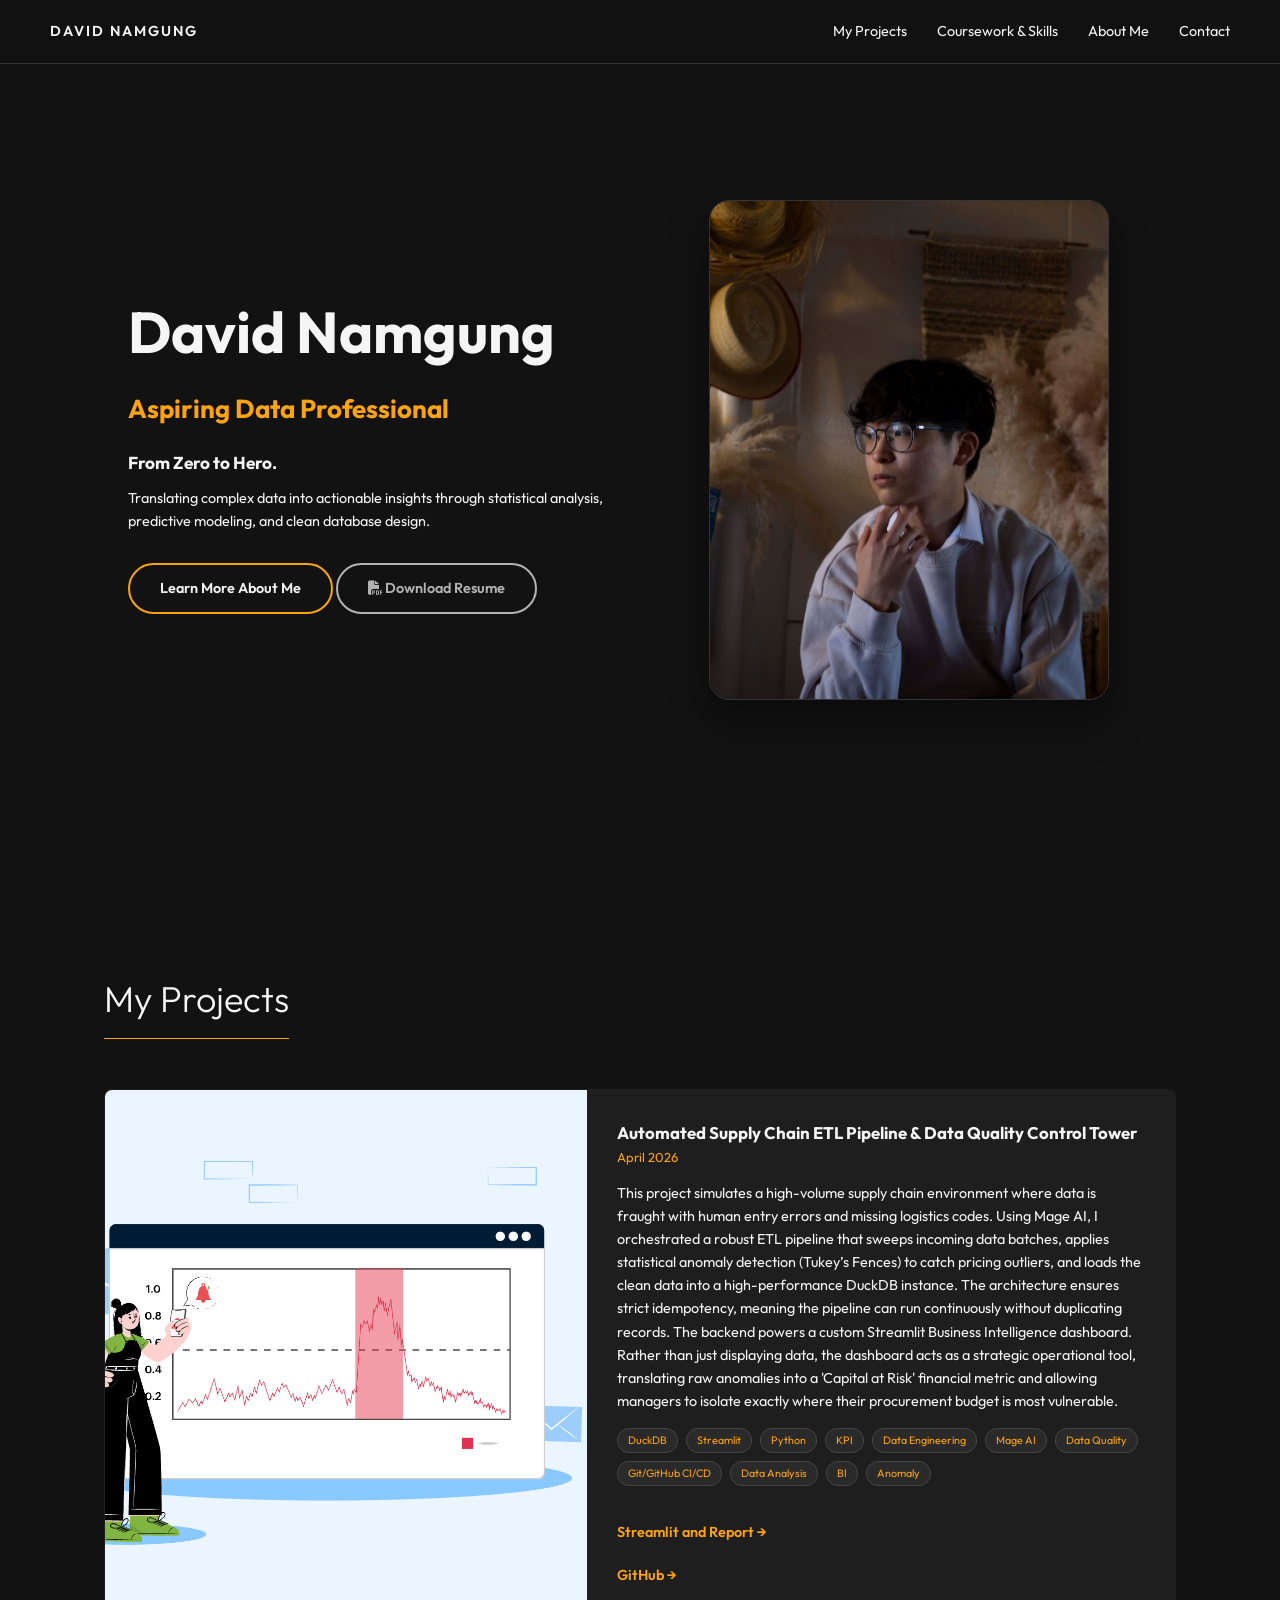
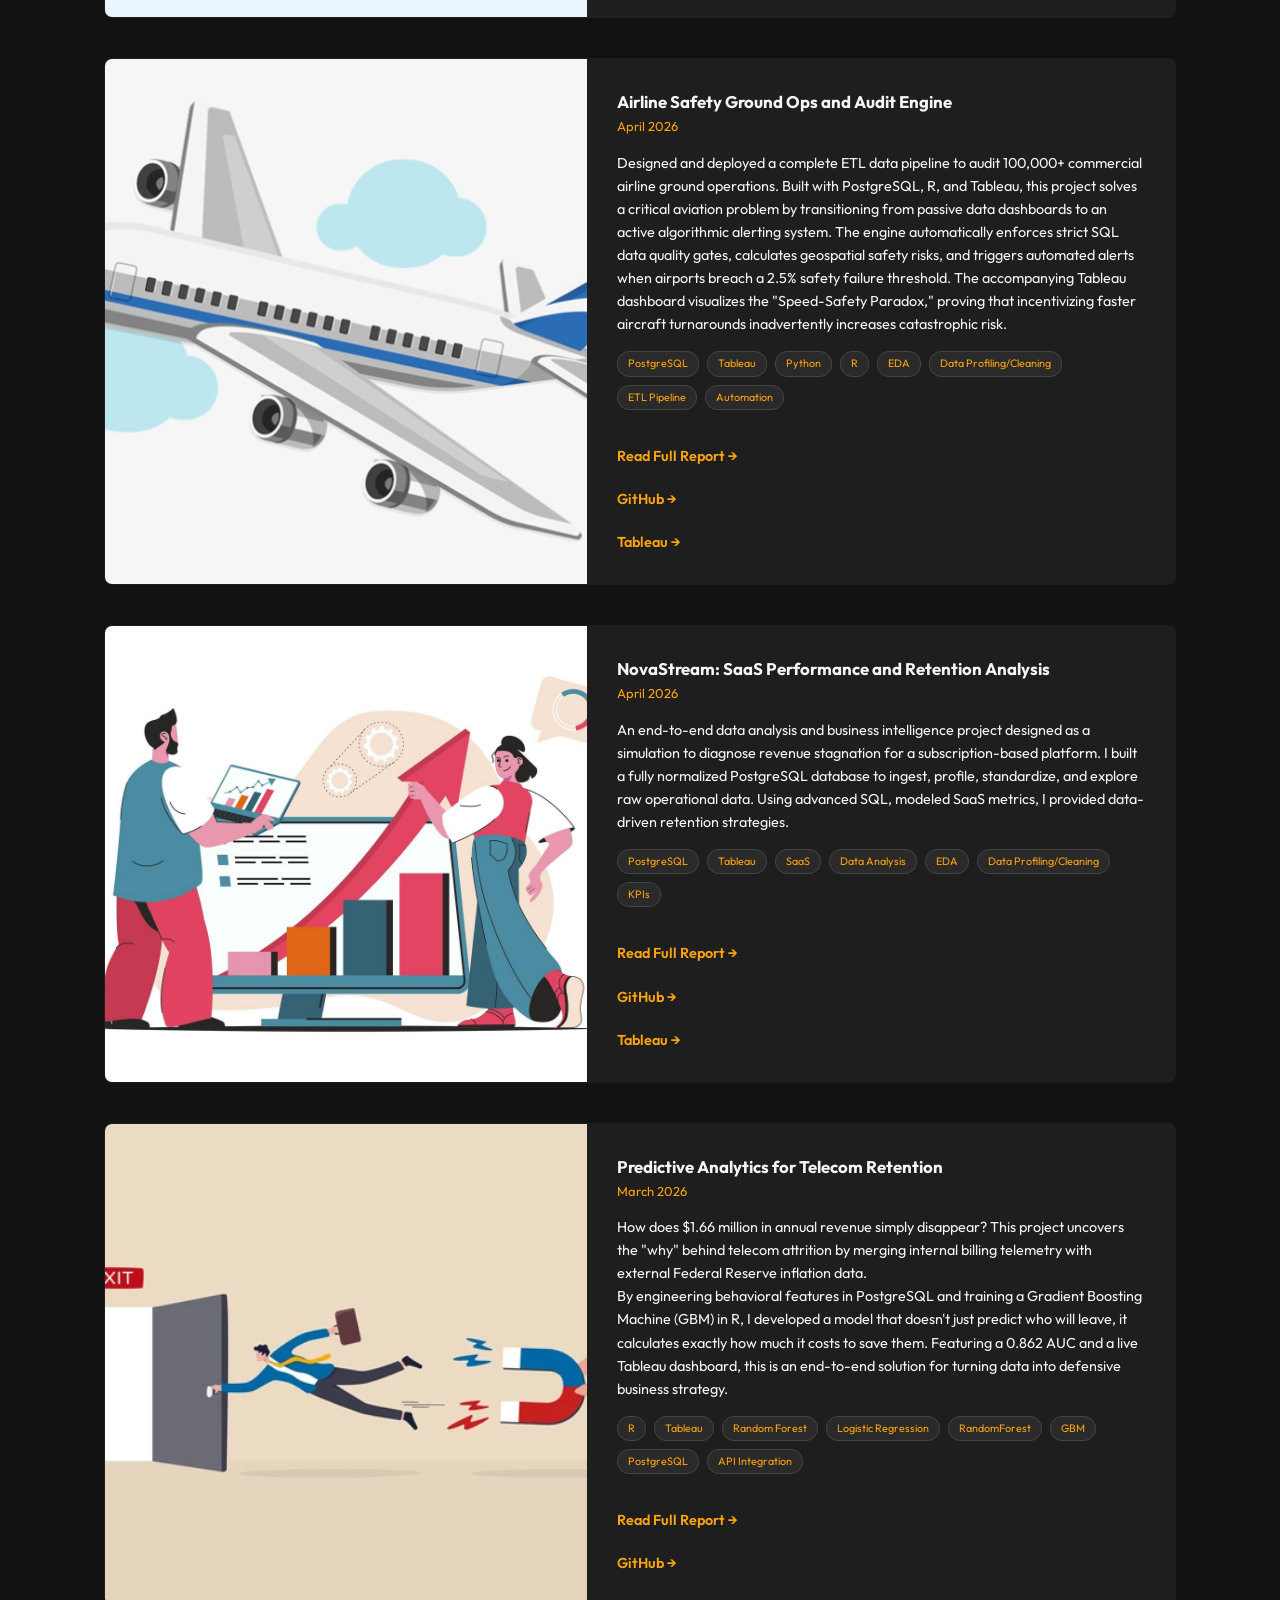
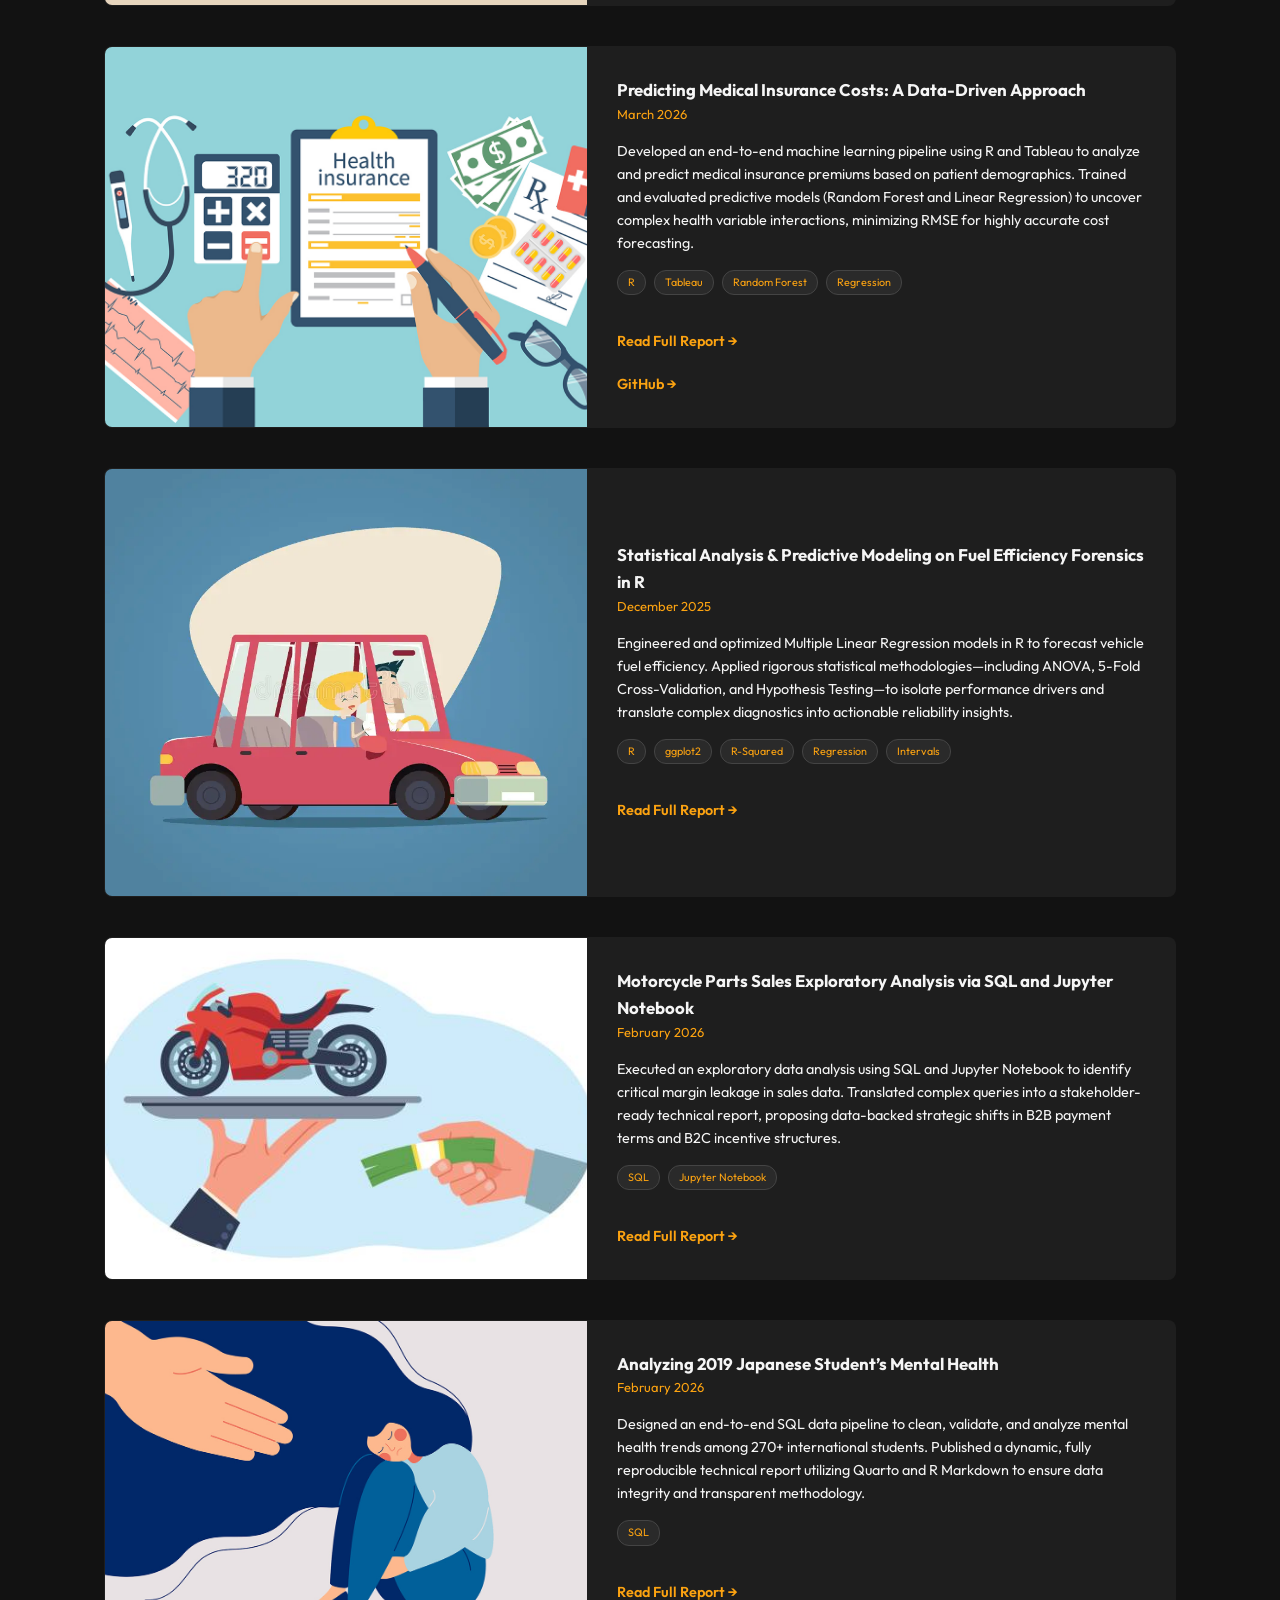
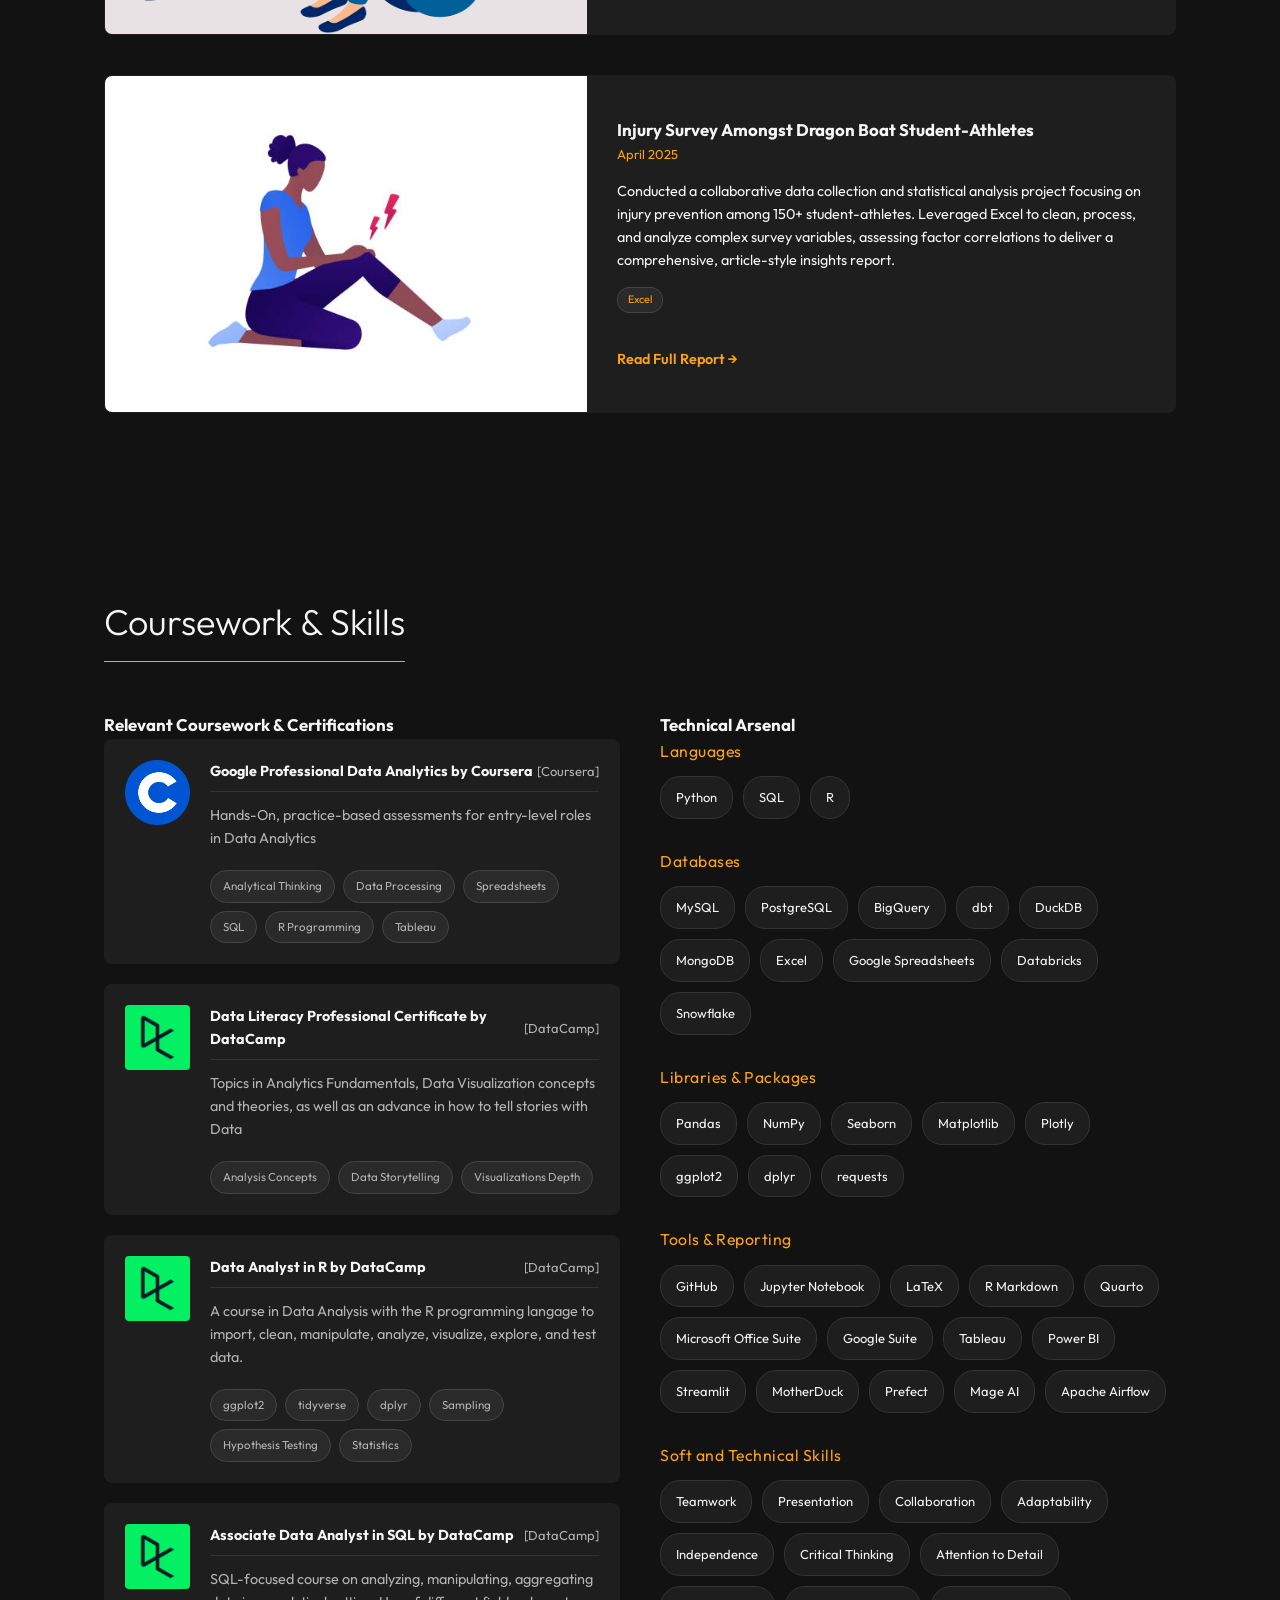
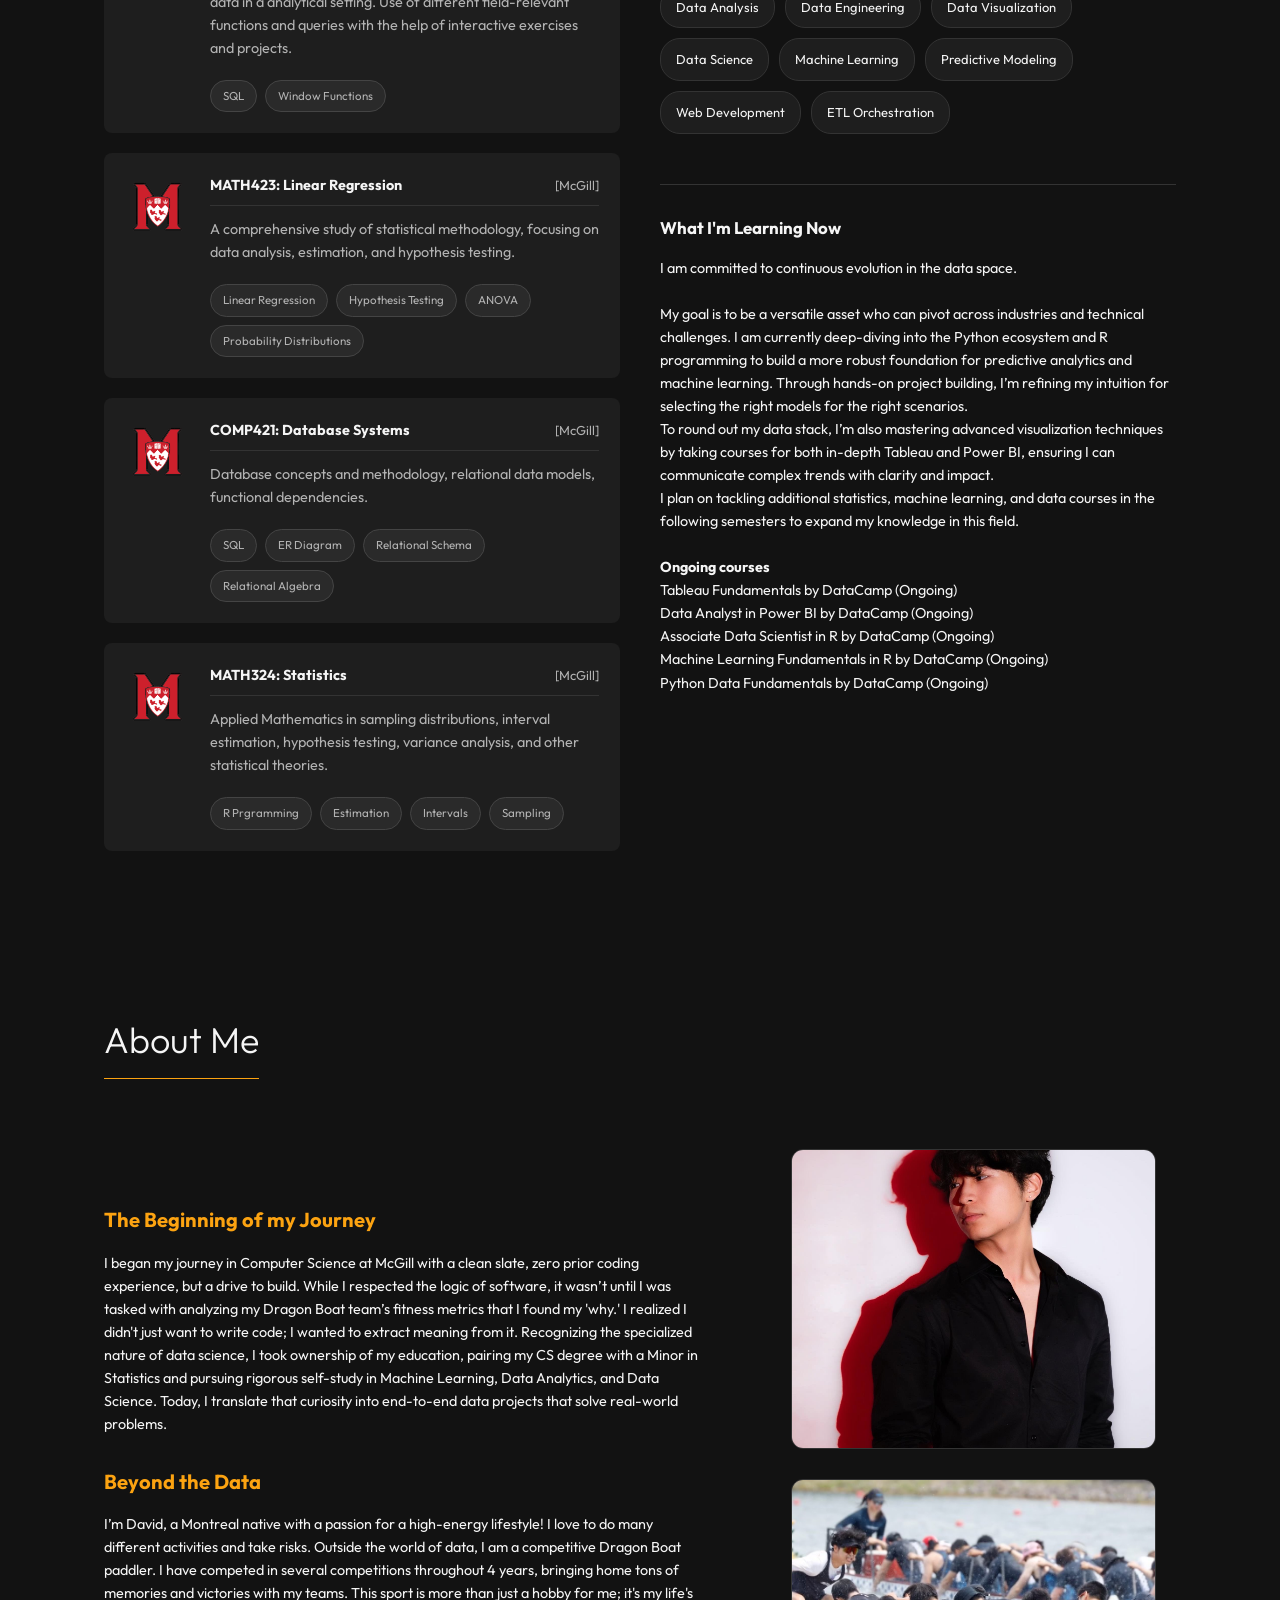
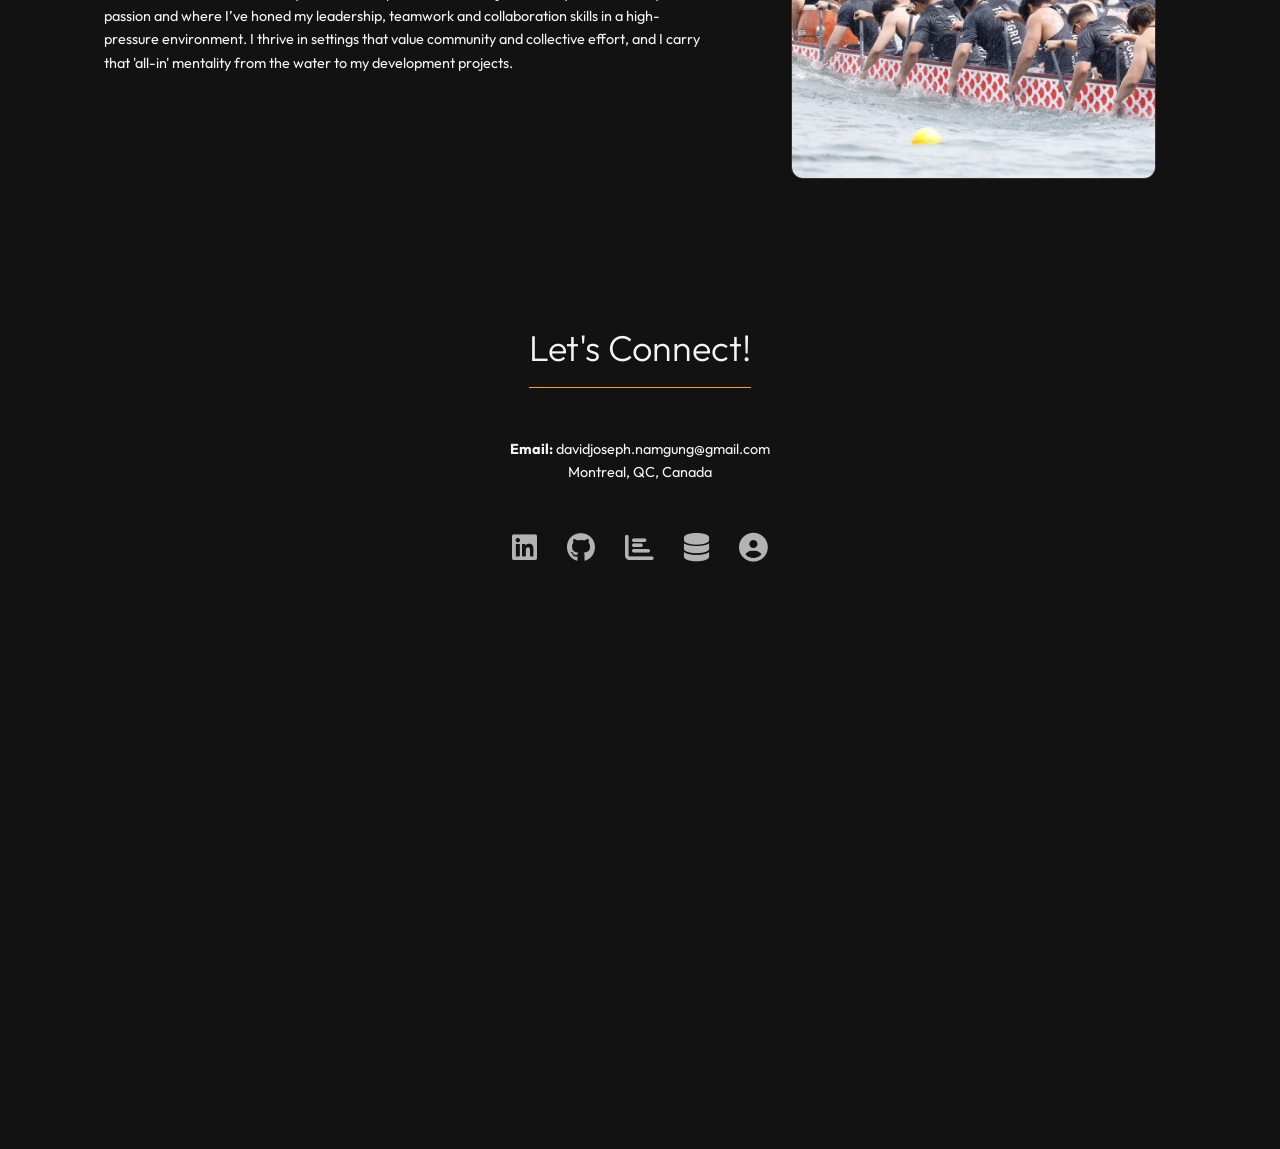
<file: index.html>
<!DOCTYPE html>
<html lang="en">
<head>
    <meta charset="UTF-8">
    <meta name="viewport" content="width=device-width, initial-scale=1.0">
    <title>David Namgung | Data Science Portfolio</title>
    <link href="https://fonts.googleapis.com/css2?family=Outfit:wght@300;400;600&display=swap" rel="stylesheet">
    <link rel="stylesheet" href="https://cdnjs.cloudflare.com/ajax/libs/font-awesome/6.4.0/css/all.min.css">
    <link rel="stylesheet" href="style.css">
</head>
<body>

    <nav id="navbar">
        <div class="logo">DAVID NAMGUNG</div>
        <ul class="nav-links">
            <li><a href="#projects">My Projects</a></li>
            <li><a href="#skills">Coursework & Skills</a></li>
            <li><a href="#about">About Me</a></li>
            <li><a href="#contact">Contact</a></li>
        </ul>
    </nav>

<header id="hero" class="fade-in">
    <div class="hero-container">
        <div class="hero-text">
            <h1>David Namgung</h1>
            <h2>Aspiring Data Professional</h2>
            <p class="tagline">From Zero to Hero.</p>
            <p class="description">Translating complex data into actionable insights through statistical analysis, predictive modeling, and clean database design.</p>
            
            <a href="#about" class="cta-button">Learn More About Me</a>
            <a href="https://drive.google.com/file/d/1zcyOmDj6ygsoh-yR4RbFeyDTiMMh5DX6/view?usp=drive_link" target="_blank" class="cta-button secondary-btn"><i class="fas fa-file-pdf"></i> Download Resume</a>
        </div>

        <div class="hero-image">
            <div class="image-wrapper">
                <img src="hallyu.jpg" alt="David Namgung">
            </div>
        </div>
    </div>
</header>

    <section id="projects" class="fade-in">
        <h2 class="section-title">My Projects</h2>

        <div class="project-card">
            <div class="project-image">
                <img src="audit.png" alt="Audit" class="card-img" loading="lazy">
            </div>
            <div class="project-info">
                <h3>Automated Supply Chain ETL Pipeline & Data Quality Control Tower</h3>
                <p class="project-date">April 2026</p>
                <p>This project simulates a high-volume supply chain environment where data is fraught with human 
                    entry errors and missing logistics codes. Using Mage AI, I orchestrated a robust ETL pipeline 
                    that sweeps incoming data batches, applies statistical anomaly detection (Tukey’s Fences) to catch 
                    pricing outliers, and loads the clean data into a high-performance DuckDB instance. The architecture 
                    ensures strict idempotency, meaning the pipeline can run continuously without duplicating records. 
                    The backend powers a custom Streamlit Business Intelligence dashboard. Rather than 
                    just displaying data, the dashboard acts as a strategic operational tool, translating 
                    raw anomalies into a 'Capital at Risk' financial metric and allowing managers to isolate exactly
                    where their procurement budget is most vulnerable.
                    </p>
                <div class="project-tech-tags">
                    <span class="mini-tag">DuckDB</span>
                    <span class="mini-tag">Streamlit</span>
                    <span class="mini-tag">Python</span>
                    <span class="mini-tag">KPI</span>
                    <span class="mini-tag">Data Engineering</span>
                    <span class="mini-tag">Mage AI</span>
                    <span class="mini-tag">Data Quality</span>
                    <span class="mini-tag">Git/GitHub CI/CD</span>
                    <span class="mini-tag">Data Analysis</span>
                    <span class="mini-tag">BI</span>
                    <span class="mini-tag">Anomaly</span>
                    
                </div>
                <a href="https://inventory-control-tower-project.streamlit.app/" class="btn">Streamlit and Report &rarr;</a>
                <a href="https://github.com/davidnamgung/inventory-control-tower" class="btn">GitHub &rarr;</a>
            </div>
        </div>

        <div class="project-card">
            <div class="project-image">
                <img src="safety-image.png" alt="Audit Engine" class="card-img" loading="lazy">
            </div>
            <div class="project-info">
                <h3>Airline Safety Ground Ops and Audit Engine</h3>
                <p class="project-date">April 2026</p>
                <p>Designed and deployed a complete ETL data pipeline to audit 100,000+ 
                    commercial airline ground operations. Built with PostgreSQL, 
                    R, and Tableau, this project solves a critical aviation problem 
                    by transitioning from passive data dashboards to an active algorithmic 
                    alerting system. The engine automatically enforces strict SQL data quality 
                    gates, calculates geospatial safety risks, and triggers automated alerts 
                    when airports breach a 2.5% safety failure threshold. The accompanying 
                    Tableau dashboard visualizes the "Speed-Safety Paradox," proving that 
                    incentivizing faster aircraft turnarounds inadvertently increases catastrophic risk.</p>
                <div class="project-tech-tags">
                    <span class="mini-tag">PostgreSQL</span>
                    <span class="mini-tag">Tableau</span>
                    <span class="mini-tag">Python</span>
                    <span class="mini-tag">R</span>
                    <span class="mini-tag">EDA</span>
                    <span class="mini-tag">Data Profiling/Cleaning</span>
                    <span class="mini-tag">ETL Pipeline</span>
                    <span class="mini-tag">Automation</span>
                </div>
                <a href="https://davidnamgung.github.io/safety-ground-ops-audit-engine/report/index.html" class="btn">Read Full Report &rarr;</a>
                <a href="https://github.com/davidnamgung/safety-ground-ops-audit-engine" class="btn">GitHub &rarr;</a>
                <a href="https://public.tableau.com/views/Book1_17756793268910/Dashboard1?:language=en-US&:sid=&:redirect=auth&:display_count=n&:origin=viz_share_link" class="btn">Tableau &rarr;</a>
            </div>
        </div>

        <div class="project-card">
            <div class="project-image">
                <img src="saas-image.jpg" alt="NovaStream" class="card-img" loading="lazy">
            </div>
            <div class="project-info">
                <h3>NovaStream: SaaS Performance and Retention Analysis</h3>
                <p class="project-date">April 2026</p>
                <p>An end-to-end data analysis and business 
                    intelligence project designed as a simulation to diagnose revenue 
                    stagnation for a subscription-based platform. 
                    I built a fully normalized PostgreSQL database 
                    to ingest, profile, standardize, and explore raw operational data. 
                    Using advanced SQL, modeled SaaS metrics, I provided 
                    data-driven retention strategies.</p>
                <div class="project-tech-tags">
                    <span class="mini-tag">PostgreSQL</span>
                    <span class="mini-tag">Tableau</span>
                    <span class="mini-tag">SaaS</span>
                    <span class="mini-tag">Data Analysis</span>
                    <span class="mini-tag">EDA</span>
                    <span class="mini-tag">Data Profiling/Cleaning</span>
                    <span class="mini-tag">KPIs</span>
                </div>
                <a href="https://davidnamgung.github.io/novastream-saas-analytics/reports/index.html" class="btn">Read Full Report &rarr;</a>
                <a href="https://github.com/davidnamgung/novastream-saas-analytics" class="btn">GitHub &rarr;</a>
                <a href="https://public.tableau.com/views/novastream-dashboard/RevenueOverview?:language=en-US&:sid=&:redirect=auth&:display_count=n&:origin=viz_share_link" class="btn">Tableau &rarr;</a>
            </div>
        </div>

        <div class="project-card">
            <div class="project-image">
                <img src="customer-churn.png" alt="Medical Insurance Project" class="card-img" loading="lazy">
            </div>
            <div class="project-info">
                <h3>Predictive Analytics for Telecom Retention</h3>
                <p class="project-date">March 2026</p>
                <p>How does $1.66 million in annual revenue simply disappear? This project uncovers the "why" behind telecom attrition by merging internal billing telemetry with external Federal Reserve inflation data.</p>
                <p>By engineering behavioral features in PostgreSQL and training a Gradient Boosting Machine (GBM) in R, I developed a model that doesn't just predict who will leave, it calculates exactly how much it costs to save them. Featuring a 0.862 AUC and a live Tableau dashboard, this is an end-to-end solution for turning data into defensive business strategy.</p>
                <div class="project-tech-tags">
                    <span class="mini-tag">R</span>
                    <span class="mini-tag">Tableau</span>
                    <span class="mini-tag">Random Forest</span>
                    <span class="mini-tag">Logistic Regression</span>
                    <span class="mini-tag">RandomForest</span>
                    <span class="mini-tag">GBM</span>
                    <span class="mini-tag">PostgreSQL</span>
                    <span class="mini-tag">API Integration</span>
                </div>
                <a href="https://davidnamgung.github.io/custmer-churn-intelligence" class="btn">Read Full Report &rarr;</a>
                <a href="https://github.com/davidnamgung/customer-churn-intelligence" class="btn">GitHub &rarr;</a>
            </div>
        </div>
        
        <div class="project-card">
            <div class="project-image">
                <img src="medical-insurance-cost-prediction-image.png" alt="Medical Insurance Project" class="card-img" loading="lazy">
            </div>
            <div class="project-info">
                <h3>Predicting Medical Insurance Costs: A Data-Driven Approach</h3>
                <p class="project-date">March 2026</p>
                <p>Developed an end-to-end machine learning pipeline using R and Tableau to analyze and predict medical insurance premiums based on patient demographics. Trained and evaluated predictive models (Random Forest and Linear Regression) to uncover complex health variable interactions, minimizing RMSE for highly accurate cost forecasting.</p>
                <div class="project-tech-tags">
                    <span class="mini-tag">R</span>
                    <span class="mini-tag">Tableau</span>
                    <span class="mini-tag">Random Forest</span>
                    <span class="mini-tag">Regression</span>
                </div>
                <a href="https://davidnamgung.github.io/medical-insurance-prediction/reports/" class="btn">Read Full Report &rarr;</a>
                <a href="https://github.com/davidnamgung/medical-insurance-prediction?tab=readme-ov-file" class="btn">GitHub &rarr;</a>
            </div>
        </div>

        <div class="project-card">
            <div class="project-image">
                <img src="gasoline-mileage-image.png" alt="" class="card-img" loading="lazy">
            </div>
            <div class="project-info">
                <h3>Statistical Analysis & Predictive Modeling on Fuel Efficiency Forensics in R</h3>
                <p class="project-date">December 2025</p>
                <p>Engineered and optimized Multiple Linear Regression models in R to forecast vehicle fuel efficiency. Applied rigorous statistical methodologies—including ANOVA, 5-Fold Cross-Validation, and Hypothesis Testing—to isolate performance drivers and translate complex diagnostics into actionable reliability insights.</p>
                <div class="project-tech-tags">
                    <span class="mini-tag">R</span>
                    <span class="mini-tag">ggplot2</span>
                    <span class="mini-tag">R-Squared</span>
                    <span class="mini-tag">Regression</span>
                    <span class="mini-tag">Intervals</span>
                </div>
                <a href="https://davidnamgung.github.io/gasoline-mileage-project/" class="btn">Read Full Report &rarr;</a>
            </div>
        </div>

        <div class="project-card">
            <div class="project-image">
                <img src="moto-parts-image.png" alt="" class="card-img" loading="lazy">
            </div>
            <div class="project-info">
                <h3>Motorcycle Parts Sales Exploratory Analysis via SQL and Jupyter Notebook</h3>
                <p class="project-date">February 2026</p>
                <p>Executed an exploratory data analysis using SQL and Jupyter Notebook to identify critical margin leakage in sales data. Translated complex queries into a stakeholder-ready technical report, proposing data-backed strategic shifts in B2B payment terms and B2C incentive structures.</p>
                <div class="project-tech-tags">
                    <span class="mini-tag">SQL</span>
                    <span class="mini-tag">Jupyter Notebook</span>
                </div>
                <a href="https://davidnamgung.github.io/motorcycle-parts/" class="btn">Read Full Report &rarr;</a>
            </div>
        </div>

        <div class="project-card">
            <div class="project-image">
                <img src="mental-health-students-image.png" alt="" class="card-img" loading="lazy">
            </div>
            <div class="project-info">
                <h3>Analyzing 2019 Japanese Student’s Mental Health</h3>
                <p class="project-date">February 2026</p>
                <p>Designed an end-to-end SQL data pipeline to clean, validate, and analyze mental health trends among 270+ international students. Published a dynamic, fully reproducible technical report utilizing Quarto and R Markdown to ensure data integrity and transparent methodology.</p>
                <div class="project-tech-tags">
                    <span class="mini-tag">SQL</span>
                </div>
                <a href="https://davidnamgung.github.io/mental-health-sql-portfolio-project/" class="btn">Read Full Report &rarr;</a>
            </div>
        </div>

        <div class="project-card">
            <div class="project-image">
                <img src="injury-athlete-image.png" alt="" class="card-img" loading="lazy">
            </div>
            <div class="project-info">
                <h3>Injury Survey Amongst Dragon Boat Student-Athletes</h3>
                <p class="project-date">April 2025</p>
                <p>Conducted a collaborative data collection and statistical analysis project focusing on injury prevention among 150+ student-athletes. Leveraged Excel to clean, process, and analyze complex survey variables, assessing factor correlations to deliver a comprehensive, article-style insights report.</p>
                <div class="project-tech-tags">
                    <span class="mini-tag">Excel</span>
                </div>
                <a href="https://pdflink.to/5c76187e/" class="btn">Read Full Report &rarr;</a>
            </div>
        </div>
    </section>

<section id="skills" class="fade-in">
    <h2 class="section-title">Coursework & Skills</h2>
        
        <div class="skills-container balanced-cols">
            <div class="coursework-column">
                <h3>Relevant Coursework & Certifications</h3>

            <div class="course-card">
                <div class="course-logo-container">
                    <img src="coursera-logo.png" alt="Coursera Logo" class="course-institution-logo">
                </div>
                <div class="course-content">
                    <div class="course-header">
                        <h4>
                            <a href="https://www.coursera.org/account/accomplishments/professional-cert/UU3K2FYWW4SK?utm_source=link&utm_medium=certificate&utm_content=cert_image&utm_campaign=sharing_cta&utm_product=prof" target="_blank" class="cert-link">
                                Google Professional Data Analytics by Coursera<i class="fas fa-external-link-alt"></i>
                            </a>
                        </h4>
                        <span class="provider-info">[Coursera]</span>
                    </div>
                    <p class="course-description">Hands-On, practice-based assessments for entry-level roles in Data Analytics</p>
                    <div class="course-concepts">
                        <div class="tags concepts-list">
                            <span class="tag concept-tag">Analytical Thinking</span>
                            <span class="tag concept-tag">Data Processing</span>
                            <span class="tag concept-tag">Spreadsheets</span>
                            <span class="tag concept-tag">SQL</span>
                            <span class="tag concept-tag">R Programming</span>
                            <span class="tag concept-tag">Tableau</span>
                        </div>
                    </div>
                </div>
            </div>



            <div class="course-card">
                <div class="course-logo-container">
                    <img src="datacamp-logo.png" alt="DataCamp Logo" class="course-institution-logo">
                </div>
                <div class="course-content">
                    <div class="course-header">
                        <h4>
                            <a href="https://www.datacamp.com/skill-verification/DL0036806719050" target="_blank" class="cert-link">
                                Data Literacy Professional Certificate by DataCamp<i class="fas fa-external-link-alt"></i>
                            </a>
                        </h4>
                        <span class="provider-info">[DataCamp]</span>
                    </div>
                    <p class="course-description">Topics in Analytics Fundamentals, Data Visualization concepts and theories, as well as an advance in how to tell stories with Data</p>
                    <div class="course-concepts">
                        <div class="tags concepts-list">
                            <span class="concept-tag">Analysis Concepts</span>
                            <span class="concept-tag">Data Storytelling</span>
                            <span class="concept-tag">Visualizations Depth</span>
                        </div>
                    </div>
                </div>
            </div>       
            
            

            <div class="course-card">
                <div class="course-logo-container">
                    <img src="datacamp-logo.png" alt="DataCamp Logo" class="course-institution-logo">
                </div>
                <div class="course-content">
                    <div class="course-header">
                        <h4>
                            <a href="https://www.datacamp.com/completed/statement-of-accomplishment/track/c9dd14eaf1780b3aafe3a370254f9c24d8c1f1cb?utm_medium=organic_social&utm_campaign=sharewidget&utm_content=soa&utm_source=copylink" target="_blank" class="cert-link">
                                Data Analyst in R by DataCamp<i class="fas fa-external-link-alt"></i>
                            </a>
                        </h4>
                        <span class="provider-info">[DataCamp]</span>
                    </div>
                    <p class="course-description">A course in Data Analysis with the R programming langage to import, clean, manipulate, analyze, visualize, explore, and test data.</p>
                    <div class="course-concepts">
                        <div class="tags concepts-list">
                            <span class="concept-tag">ggplot2</span>
                            <span class="concept-tag">tidyverse</span>
                            <span class="concept-tag">dplyr</span>
                            <span class="concept-tag">Sampling</span>
                            <span class="concept-tag">Hypothesis Testing</span>
                            <span class="concept-tag">Statistics</span>
                        </div>
                    </div>
                </div>
            </div>


            <div class="course-card">
                <div class="course-logo-container">
                    <img src="datacamp-logo.png" alt="DataCamp Logo" class="course-institution-logo">
                </div>
                <div class="course-content">
                    <div class="course-header">
                        <h4>
                            <a href="https://www.datacamp.com/completed/statement-of-accomplishment/track/9b3e6f601ab7c3e7efaaf5f05b440d8afe7316d2?utm_medium=organic_social&utm_campaign=sharewidget&utm_content=soa&utm_source=copylink">
                                Associate Data Analyst in SQL by DataCamp<i class="fas fa-external-link-alt"></i>
                            </a>
                        </h4>
                        <span class="provider-info">[DataCamp]</span>
                    </div>
                    <p class="course-description">SQL-focused course on analyzing, manipulating, aggregating data in a analytical setting. Use of different field-relevant functions and queries with the help of interactive exercises and projects.</p>
                    <div class="course-concepts">
                        <div class="tags concepts-list">
                            <span class="concept-tag">SQL</span>
                            <span class="concept-tag">Window Functions</span>
                        </div>
                    </div>
                </div>
            </div>



            <div class="course-card">
                <div class="course-logo-container">
                    <img src="mcgill-logo.png" alt="McGill Logo" class="course-institution-logo">
                </div>
                <div class="course-content">
                    <div class="course-header">
                        <h4>
                            <a href="https://coursecatalogue.mcgill.ca/courses/math-423/">
                                MATH423: Linear Regression<i class="fas fa-external-link-alt"></i>
                            </a>
                        </h4>
                        <span class="provider-info">[McGill]</span>
                    </div>
                    <p class="course-description">A comprehensive study of statistical methodology, focusing on data analysis, estimation, and hypothesis testing.</p>
                    <div class="course-concepts">
                        <div class="tags concepts-list">
                            <span class="concept-tag">Linear Regression</span>
                            <span class="concept-tag">Hypothesis Testing</span>
                            <span class="concept-tag">ANOVA</span>
                            <span class="concept-tag">Probability Distributions</span>
                        </div>
                    </div>
                </div>
            </div>      
            
            



            <div class="course-card">
                <div class="course-logo-container">
                    <img src="mcgill-logo.png" alt="McGill Logo" class="course-institution-logo">
                </div>
                <div class="course-content">
                    <div class="course-header">
                        <h4>
                            <a href="https://coursecatalogue.mcgill.ca/courses/comp-421/index.html">
                                COMP421: Database Systems<i class="fas fa-external-link-alt"></i>
                            </a>
                        </h4>
                        <span class="provider-info">[McGill]</span>
                    </div>
                    <p class="course-description">Database concepts and methodology, relational data models, functional dependencies.</p>
                    <div class="course-concepts">
                        <div class="tags concepts-list">
                            <span class="concept-tag">SQL</span>
                            <span class="concept-tag">ER Diagram</span>
                            <span class="concept-tag">Relational Schema</span>
                            <span class="concept-tag">Relational Algebra</span>
                        </div>
                    </div>
                </div>
            </div> 





            <div class="course-card">
                <div class="course-logo-container">
                    <img src="mcgill-logo.png" alt="McGill Logo" class="course-institution-logo">
                </div>
                <div class="course-content">
                    <div class="course-header">
                        <h4>
                            <a href="https://coursecatalogue.mcgill.ca/courses/math-324/">
                                MATH324: Statistics<i class="fas fa-external-link-alt"></i>
                            </a>
                        </h4>
                        <span class="provider-info">[McGill]</span>
                    </div>
                    <p class="course-description">Applied Mathematics in sampling distributions, interval estimation, hypothesis testing, variance analysis, and other statistical theories.</p>
                    <div class="course-concepts">
                        <div class="tags concepts-list">
                            <span class="concept-tag">R Prgramming</span>
                            <span class="concept-tag">Estimation</span>
                            <span class="concept-tag">Intervals</span>
                            <span class="concept-tag">Sampling</span>
                        </div>
                    </div>
                </div>
            </div> 
        </div>
 
<div class="technical-arsenal-container fixed-width-col">
    <h3 class="arsenal-title">Technical Arsenal</h3>


    <div class="technical-skills">
        <div class="skill-category">
            <h4>Languages</h4>
            <div class="tags">
                <span class="tag">Python</span>
                <span class="tag">SQL</span>
                <span class="tag">R</span>
            </div>
        </div>

        <div class="skill-category">
            <h4>Databases</h4>
            <div class="tags">
                <span class="tag">MySQL</span>
                <span class="tag">PostgreSQL</span>
                <span class="tag">BigQuery</span>
                <span class="tag">dbt</span>
                <span class="tag">DuckDB</span>
                <span class="tag">MongoDB</span>
                <span class="tag">Excel</span>
                <span class="tag">Google Spreadsheets</span>
                <span class="tag">Databricks</span>
                <span class="tag">Snowflake</span>
            </div>
        </div>

        <div class="skill-category">
            <h4>Libraries & Packages</h4>
            <div class="tags">
                <span class="tag">Pandas</span>
                <span class="tag">NumPy</span>
                <span class="tag">Seaborn</span>
                <span class="tag">Matplotlib</span>
                <span class="tag">Plotly</span>
                <span class="tag">ggplot2</span>
                <span class="tag">dplyr</span>
                <span class="tag">requests</span>
            </div>
        </div>

        <div class="skill-category">
            <h4>Tools & Reporting</h4>
            <div class="tags">
                <span class="tag">GitHub</span>
                <span class="tag">Jupyter Notebook</span>
                <span class="tag">LaTeX</span>
                <span class="tag">R Markdown</span>
                <span class="tag">Quarto</span>
                <span class="tag">Microsoft Office Suite</span>
                <span class="tag">Google Suite</span>
                <span class="tag">Tableau</span>
                <span class="tag">Power BI</span>
                <span class="tag">Streamlit</span>
                <span class="tag">MotherDuck</span>
                <span class="tag">Prefect</span>
                <span class="tag">Mage AI</span>
                <span class="tag">Apache Airflow</span>


                </div>
            </div>

            <div class="skill-category">
                <h4>Soft and Technical Skills</h4>
                <div class="tags">
                    <span class="tag">Teamwork</span>
                    <span class="tag">Presentation</span>
                    <span class="tag">Collaboration</span>
                    <span class="tag">Adaptability</span>
                    <span class="tag">Independence</span>
                    <span class="tag">Critical Thinking</span>
                    <span class="tag">Attention to Detail</span>
                    <span class="tag">Data Analysis</span>
                    <span class="tag">Data Engineering</span>
                    <span class="tag">Data Visualization</span>
                    <span class="tag">Data Science</span>
                    <span class="tag">Machine Learning</span>
                    <span class="tag">Predictive Modeling</span>
                    <span class="tag">Web Development</span>
                    <span class="tag">ETL Orchestration</span>
                </div>
            </div>

            <div class="learning-now">
                <h3>What I'm Learning Now</h3>
                <p>I am committed to continuous evolution in the data space.</p>
                <br>
                <p>My goal is to be a versatile asset who can pivot across industries and technical challenges. 
                    I am currently deep-diving into the Python ecosystem and R programming to build a more robust foundation 
                    for predictive analytics and machine 
                    learning. Through hands-on project building, I’m refining my 
                    intuition for selecting the right models for the right scenarios.</p>
                <p>To round out my data stack, I’m also mastering advanced visualization techniques by taking 
                    courses for both in-depth Tableau and Power BI, ensuring I can communicate complex trends with clarity and impact.</p>
                <p>I plan on tackling additional statistics, machine learning, and 
                    data courses in the following semesters to expand my knowledge in this field.</p>
                <br>
                <h4>Ongoing courses</h4>
                <p>Tableau Fundamentals by DataCamp (Ongoing)</p>
                <p>Data Analyst in Power BI by DataCamp (Ongoing)</p>
                <p>Associate Data Scientist in R by DataCamp (Ongoing)</p>
                <p>Machine Learning Fundamentals in R by DataCamp (Ongoing)</p>
                <p>Python Data Fundamentals by DataCamp (Ongoing)</p>
            </div>
        </div>
    </div>
</section>

    <section id="about" class="fade-in">
        <h2 class="section-title">About Me</h2>

        <div class="about-container">
            <div class="about-text">
                <div class="story-block">

                    <h3>The Beginning of my Journey</h3>
                        <p>I began my journey in Computer Science at McGill with a clean slate, zero 
                        prior coding experience, but a drive to build. While I respected the logic 
                        of software, it wasn’t until I was tasked with analyzing my Dragon Boat 
                        team’s fitness metrics that I found my 'why.' I realized I didn't 
                        just want to write code; I wanted to extract meaning from it. 
                        Recognizing the specialized nature of data science, I took ownership of 
                        my education, pairing my CS degree with a Minor in Statistics and 
                        pursuing rigorous self-study in Machine Learning, Data Analytics, and Data Science. Today, I translate 
                        that curiosity into end-to-end data projects that solve real-world problems.</p>
        
                </div>
                <div class="story-block">
                    <h3>Beyond the Data</h3>
                    <p>I’m David, a Montreal native with a passion for a high-energy lifestyle! I love to do many different activities and take risks.
                    Outside the world of data, I am a competitive Dragon Boat paddler. I have competed in several competitions throughout 4 years, 
                    bringing home tons of memories and victories with my teams.
                    This sport is more than just a hobby for me; it's my life's passion and where I’ve honed my leadership, teamwork and collaboration skills in a high-pressure environment. I thrive in settings that 
                    value community and collective effort, 
                    and I carry that 'all-in' mentality from the water to my development projects.</p>
                </div>
            </div>
            <div class="about-photos">
                <div class="photo-frame headshot">
                    <img src="pro-pic.jpg" alt="David - Data Analyst">
                </div>

                <div class="photo-frame athletic">
                    <img src="dboat-pic.jpg" alt="David - Dragon Boat Racing">
                </div
            </div>
        </div>
    </section>

    <section id="contact" class="fade-in">
        <h2 class="section-title">Let's Connect!</h2>
        
        <div class="contact-info">
            <p><strong>Email:</strong> <a href="mailto:[YOUR_EMAIL@DOMAIN.COM]">davidjoseph.namgung@gmail.com</a></p>
            <p> Montreal, QC, Canada </p>
        </div>

        <div class="social-links">
            <a href="www.linkedin.com/in/david-namgung" target="_blank" title="LinkedIn"><i class="fab fa-linkedin"></i></a>
            <a href="https://github.com/davidnamgung" target="_blank" title="GitHub"><i class="fab fa-github"></i></a>
            <a href="https://public.tableau.com/app/profile/david.namgung/vizzes" target="_blank" title="Tableau"><i class="fas fa-chart-bar"></i></a>
            <a href="https://www.datacamp.com/portfolio/davidnamgung03" target="blank" title="DataCamp"><i class="fas fa-database"></i></a>
            <a href="https://secure.plum.io/fp/AZfyB6t8mDOrpNgZwRc7Fg" target="_blank" title="Plum Profile"><i class="fas fa-user-circle"></i></a>
        </div>
    </section>

    <script src="script.js"></script>
</body>
</html>
</file>
<file: style.css>
/* --- Global Variables & Reset --- */
:root {
    --bg-color: #121212;
    --surface-color: #1e1e1e;
    --text-primary: #f5f5f5;
    --text-secondary: #b3b3b3;
    --accent-color: #fca311;
    /* Add this line below: A premium, snappy ease-out curve */
    --smooth-transition: all 0.4s cubic-bezier(0.165, 0.84, 0.44, 1); 
}

* {
    margin: 0;
    padding: 0;
    box-sizing: border-box;
}

body {
    font-family: 'Outfit', sans-serif;
    background-color: var(--bg-color);
    color: var(--text-primary);
    line-height: 1.6;
}

a {
    text-decoration: none;
    color: var(--text-primary);
    transition: color 0.3s ease;
}

/* --- Navigation --- */
#navbar {
    display: flex;
    justify-content: space-between;
    align-items: center;
    padding: 20px 50px;
    background-color: rgba(18, 18, 18, 0.95);
    position: fixed;
    width: 100%;
    top: 0;
    z-index: 1000;
    border-bottom: 1px solid #333;
}

.logo {
    font-weight: 600;
    letter-spacing: 2px;
}

.nav-links {
    list-style: none;
    display: flex;
    gap: 30px;
}

.nav-links a:hover {
    color: var(--accent-color);
}

/* --- Sections --- */
section {
    padding: 100px 10%;
    min-height: 100vh;
}

.section-title {
    font-size: 2.5rem;
    font-weight: 300;
    margin-bottom: 50px;
    border-bottom: 1px solid var(--accent-color);
    display: inline-block;
    padding-bottom: 10px;
}

/* --- Hero Section --- */
#hero {
    height: 100vh;
    display: flex;
    align-items: center;
    justify-content: center;
    text-align: center;
    background: radial-gradient(circle at center, #2a2a2a 0%, #121212 100%);
}

.hero-content h1 {
    font-size: 4rem;
    font-weight: 600;
    margin-bottom: 10px;
}

.hero-content h2 {
    font-size: 2rem;
    font-weight: 300;
    color: var(--text-secondary);
    margin-bottom: 20px;
}

.hero-content p {
    max-width: 600px;
    margin: 0 auto;
    color: var(--text-secondary);
}

/* Project Card Base & Hover */
.project-card {
    display: flex;
    background-color: var(--surface-color);
    margin-bottom: 40px;
    border-radius: 8px;
    overflow: hidden;
    /* Use the new smooth transition */
    transition: var(--smooth-transition); 
    border: 1px solid transparent; /* Prevents jitter on hover */
}

.project-card:hover {
    transform: translateY(-4px); /* A more subtle, refined lift */
    box-shadow: 0 12px 24px rgba(0,0,0,0.4);
    border-color: #333; /* Adds a crisp edge when highlighted */
}

/* --- Updated Project Image Styling --- */
.project-image {
    flex: 0 0 45%; /* Keeps the image column taking up 45% of the card */
    overflow: hidden; /* Ensures the image doesn't spill out of the rounded corners */
}

/* Make sure the image transition matches perfectly */
.card-img {
    width: 100%;
    height: 100%;
    object-fit: cover;
    display: block;
    transition: var(--smooth-transition);
}

/* Slight pan effect instead of a harsh zoom */
.project-card:hover .card-img {
    transform: scale(1.02); 
}

.project-info {
    flex: 1;
    padding: 40px;
    display: flex;
    flex-direction: column;
    justify-content: center;
}

.project-date {
    font-size: 0.9rem;
    color: var(--accent-color);
    margin-bottom: 15px;
}

.btn {
    margin-top: 20px;
    display: inline-block;
    color: var(--accent-color);
    font-weight: 600;
    align-self: flex-start;
}

.btn:hover {
    color: #fff;
}

/* --- Skills & Coursework --- */
.skills-container {
    display: flex;
    gap: 50px;
}

.coursework, .technical-skills {
    flex: 1;
}

.coursework ul {
    list-style: none;
}

.coursework li {
    background-color: var(--surface-color);
    padding: 20px;
    margin-bottom: 15px;
    border-radius: 8px;
}

.logo-placeholder {
    display: inline-block;
    padding: 5px 10px;
    background-color: #333;
    font-size: 0.8rem;
    margin: 10px 0;
    border-radius: 4px;
}

.tags {
    display: flex;
    flex-wrap: wrap;
    gap: 10px;
    margin-bottom: 30px;
}

.tag {
    background-color: var(--surface-color);
    padding: 10px 15px;
    border-radius: 20px;
    font-size: 0.9rem;
    border: 1px solid #333;
}

/* --- About Me --- */
.about-professional, .about-personal {
    background-color: var(--surface-color);
    padding: 40px;
    border-radius: 8px;
    margin-bottom: 30px;
}

.about-professional h3, .about-personal h3 {
    margin-bottom: 15px;
    color: var(--accent-color);
}

/* --- Contact Section --- */
#contact {
    text-align: center;
}

.contact-text {
    max-width: 600px;
    margin: 0 auto 30px auto;
}

/* Button & Social Link Hover */
.btn, .cert-link {
    transition: var(--smooth-transition);
}

.social-links {
    margin-top: 40px;
    display: flex;
    justify-content: center;
    gap: 30px;
}

.social-links a {
    font-size: 2rem;
    color: var(--text-secondary);
    transition: var(--smooth-transition);
    display: inline-block; /* Required for transform to work properly */
}

.social-links a:hover {
    color: var(--accent-color);
    transform: translateY(-3px) scale(1.05); /* Lifts up slightly while scaling */
}

/* --- Animations --- */
.fade-in {
    opacity: 0;
    transform: translateY(20px);
    transition: opacity 0.8s ease-out, transform 0.8s ease-out;
}

.fade-in.visible {
    opacity: 1;
    transform: translateY(0);
}
/* --- Coursework Specifics --- */
.course-logo {
    width: 60px; /* Adjust this number to make your logo bigger or smaller */
    height: auto;
    margin-bottom: 15px;
    display: block;
    border-radius: 4px; /* Gives the image slightly rounded corners */
}

.cert-link {
    color: var(--text-primary);
    text-decoration: none;
    transition: color 0.3s ease;
    display: inline-flex;
    align-items: center;
    gap: 8px; /* Space between text and the little icon */
}

.cert-link:hover {
    color: var(--accent-color);
}

.cert-link i {
    font-size: 0.8rem; /* Makes the external link icon slightly smaller than the text */
}

.course-concepts {
    display: flex;
    flex-wrap: wrap;
    gap: 8px;
    margin-top: 15px;
}

.concept-tag {
    background-color: #2a2a2a; /* A slightly different shade to contrast with the background */
    color: var(--text-secondary);
    padding: 4px 10px;
    border-radius: 4px; /* Square edges for concepts, compared to rounded edges for main skills */
    font-size: 0.75rem;
    border: 1px solid #444;
}

/* --- Technical Arsenal Categories --- */
.skill-category {
    margin-bottom: 30px; /* Adds space between the different categories */
}

.skill-category h4 {
    margin-bottom: 12px;
    color: var(--accent-color); /* Uses the accent color to make the subheadings pop */
    font-weight: 400;
    font-size: 1.1rem;
    letter-spacing: 0.5px;
}

.learning-now {
    margin-top: 50px;
    padding-top: 30px;
    border-top: 1px solid #333; /* Creates a clean dividing line */
}

.learning-now h3 {
    margin-bottom: 15px;
    color: var(--text-primary);
}


/* --- Responsive Design (Fixes Browser Zooming) --- */
@media (max-width: 900px) {
    /* Stacks the project image on top of the text */
    .project-card {
        flex-direction: column;
    }
    
    .project-image {
        flex: none;
        height: 250px; /* Gives the image a fixed height on smaller screens */
        width: 100%;
    }

    /* Stacks the Technical Arsenal and Coursework */
    .skills-container {
        flex-direction: column;
        gap: 30px;
    }

    /* Adjusts the hero text so it doesn't overflow */
    .hero-content h1 {
        font-size: 3rem;
    }
    
    section {
        padding: 80px 5%; /* Reduces padding on smaller screens */
    }
}



/* --- Refined Coursework & Skills Layout --- */
.skills-container.balanced-cols {
    display: flex;
    gap: 60px; /* Wider gap for a more premium feel */
}

/* Give the columns balanced, flexible widths */
.coursework-column {
    flex: 1 1 50%;
    max-width: 50%;
}

.technical-arsenal-container.fixed-width-col {
    flex: 1 1 50%;
    max-width: 50%;
}

/* --- Structured Coursework Cards (Premium Look) --- */
.course-card {
    display: flex;
    background-color: var(--surface-color);
    margin-bottom: 25px;
    border-radius: 8px;
    overflow: hidden;
    padding: 30px;
    border: 1px solid transparent;
    transition: var(--smooth-transition); /* Retain the smooth transition from projects */
}

.course-card:hover {
    transform: translateY(-3px);
    box-shadow: 0 8px 16px rgba(0,0,0,0.3);
    border-color: #333;
}

/* Column within the card for the institution logo */
.course-logo-container {
    flex: 0 0 100px; /* Fixed width for logo area */
    display: flex;
    justify-content: center;
    align-items: flex-start;
    margin-right: 30px;
}

.course-institution-logo {
    max-width: 100%;
    height: auto;
    border-radius: 4px;
}

/* Column within the card for the text content */
.course-content {
    flex: 1;
}

.course-header {
    display: flex;
    justify-content: space-between;
    align-items: center;
    margin-bottom: 12px;
    border-bottom: 1px solid #333;
    padding-bottom: 8px;
}

/* Use the accent color for the main title link */
.cert-link-title {
    color: var(--text-primary);
    text-decoration: none;
    font-size: 1.15rem;
    font-weight: 400;
}

.cert-link-title:hover {
    color: var(--accent-color);
}

/* Icon next to the link */
.cert-link-title i {
    font-size: 0.8rem;
    color: var(--text-secondary);
}

.provider-info {
    font-size: 0.9rem;
    color: var(--text-secondary);
}

.course-description {
    color: var(--text-secondary);
    margin-bottom: 20px;
}

/* --- Course Concepts Subsection Styling --- */
.course-concepts h5 {
    color: var(--text-primary);
    font-weight: 300;
    font-size: 1rem;
    margin-bottom: 10px;
}

.concepts-list.tags {
    margin-bottom: 0; /* Override margin from other tags */
    gap: 8px;
}

.concept-tag {
    background-color: #2a2a2a; /* Slightly lighter surface color */
    color: var(--text-secondary);
    padding: 6px 12px;
    border-radius: 20px;
    font-size: 0.8rem;
    border: 1px solid #444;
}





/* =========================================
   GLOBAL SCALE DOWN & WIDTH CONSTRAINTS 
   (Paste at the very bottom of style.css)
   ========================================= */

/* 1. Shrinks the base typography for the whole site by about 10% */
html {
    font-size: 90%; 
}

/* 2. Stops the website from stretching too wide on large desktop monitors */
section {
    max-width: 1200px; /* Locks the maximum width */
    margin: 0 auto;    /* Centers the whole section on the screen */
    padding: 70px 5%;  /* Reduces the massive top/bottom padding */
}

/* 3. Tightens the gaps between your two columns */
.skills-container.balanced-cols {
    gap: 40px; 
}

/* 4. Shrinks the padding and logos inside the Coursework cards */
.course-card {
    padding: 20px;
    margin-bottom: 20px;
}

.course-logo-container {
    flex: 0 0 65px; /* Makes the logo slightly smaller */
    margin-right: 20px;
}

/* 5. Shrinks the padding inside the Project cards */
.project-info {
    padding: 30px; 
}











/* 1. Universal Icon Hide: Targets ANY <i> tag inside a link in the coursework column */
.coursework-column a i, 
.course-card a i {
    display: none !important;
}

/* 2. Universal Link Hover: Targets ANY link within the coursework cards */
.course-card a, 
.coursework-column a {
    text-decoration: none; /* Removes underline */
    transition: color 0.3s ease;
    color: var(--text-primary); /* Sets default color to your main text color */
}

/* This forces the color change on every single course title when hovered */
.course-card:hover a,
.course-card a:hover {
    color: #fca311 !important; /* Forces the blue (or your accent color) */
}






.about-container {
    display: grid;
    grid-template-columns: 1.2fr 0.8fr; /* Text gets slightly more space */
    gap: 60px;
    align-items: center;
}

.about-text .story-block {
    margin-bottom: 30px;
}

.about-text h3 {
    color: var(--accent-color);
    margin-bottom: 15px;
    font-size: 1.4rem;
}

/* =========================================
   ABOUT ME: PHOTO LAYOUT & ZOOM CONTROLS
   ========================================= */

/* 1. Sets the overall container for the photo stack */
.about-photos {
    display: flex;
    flex-direction: column;
    /* This creates a fixed vertical gap between the frames */
    gap: 30px; 
    align-items: center; /* Centers the frames relative to each other */
    position: relative;
    padding-top: 20px; /* Optional: adds space from the section title */
}

/* 2. Sets the frame where the picture lives */
.photo-frame {
    position: relative;
    border-radius: 12px;
    overflow: hidden; /* CRITICAL: Hides the parts of the photo we "zoom past" */
    border: 1px solid #333;
    transition: var(--smooth-transition); /* Uses your premium transition from before */
    width: 90%; /* Adjust width to make the photos look balanced on the page */
    max-width: 400px; /* Optional: sets a maximum width for the photo column */
    height: 300px; /* Sets a fixed height for all frames */
}

/* 3. Global settings for how all images sit in the frame */
.photo-frame img {
    width: 100%;
    height: 100%;
    object-fit: cover; /* This is the "base zoom." It fills the frame without stretching. */
    display: block;
    transition: transform 0.3s ease; /* For the hover effect */
}

/* 4. Controls for Picture 1: The Headshot (Modify this block) */
.headshot img {
    /* object-position: horizontal-position vertical-position */
    object-position: 50% 20%; /* Moves the image UP inside the frame. Increase 20% to move it down. */
    /* If you want to zoom picture 1 *more*, you can add this line: */
    /* transform: scale(1.1); */ 
}

/* 5. Controls for Picture 2: The Athlete Shot (Modify this block) */
.athletic img {
    /* object-position: 50% is center. 0% is left. 100% is right. */
    object-position: center center; /* Kept centered as a default. Adjust to move left/right/up/down. */
    /* If this picture is too small and you want to zoom IN: */
    /* transform: scale(1.3); */ /* Increase the number to zoom more */
}

/* --- The Rest of the Styling (Keep) --- */
.photo-caption {
    position: absolute;
    bottom: 0;
    left: 0;
    right: 0;
    background: rgba(0, 0, 0, 0.7);
    color: white;
    padding: 10px 15px;
    font-size: 0.85rem;
    text-align: center;
}

.photo-frame:hover {
    transform: scale(1.03); /* Subtle whole-frame lift on hover */
    z-index: 10;
}




/* --- Hero Section Layout --- */
#hero {
    height: 100vh; /* Full screen height */
    display: flex;
    align-items: center;
    justify-content: center;
    padding: 0 10%;
    background: var(--background-color); /* Or your new background image */
}

.hero-container {
    display: flex;
    align-items: center;
    justify-content: space-between;
    width: 100%;
    max-width: 1200px;
    gap: 50px;
}

/* --- Text Styling --- */
.hero-text {
    flex: 1;
    text-align: left;
}

.hero-text h1 {
    font-size: 4rem;
    margin-bottom: 10px;
}

.hero-text h2 {
    font-size: 1.8rem;
    color: var(--accent-color);
    margin-bottom: 20px;
}

.tagline {
    font-weight: bold;
    font-size: 1.2rem;
    margin-bottom: 10px;
}

/* --- Image Styling & Zoom Control --- */
.hero-image {
    flex: 1;
    display: flex;
    justify-content: center;
}

.image-wrapper {
    width: 400px;  /* Control the size of the photo frame */
    height: 500px; 
    border-radius: 20px;
    overflow: hidden;
    box-shadow: 0 20px 40px rgba(0,0,0,0.4);
    border: 1px solid #333;
}

.image-wrapper img {
    width: 100%;
    height: 100%;
    object-fit: cover; /* Ensures image fills frame */
    
    /* Play with these two to adjust your placement/zoom */
    object-position: center 20%; 
    transform: scale(1.0); 
}

/* Responsive: Stack them on top of each other on mobile */
@media (max-width: 900px) {
    .hero-container {
        flex-direction: column-reverse;
        text-align: center;
        padding-top: 100px;
    }
    .hero-text {
        text-align: center;
    }
    .image-wrapper {
        width: 280px;
        height: 280px;
        border-radius: 50%; /* Makes it a circle on mobile */
    }

    #navbar {
        flex-direction: column;
        padding: 15px 20px;
        gap: 15px;
    }
    
    .nav-links {
        flex-wrap: wrap;
        justify-content: center;
        gap: 15px;
        font-size: 0.9rem;
    }
}








/* --- CTA Button Base Styling --- */
.cta-button {
    display: inline-block;
    margin-top: 30px;
    padding: 12px 30px;
    background-color: transparent;
    color: var(--text-primary);
    border: 2px solid var(--accent-color); /* Uses your theme's accent color */
    border-radius: 50px; /* Makes it a pill-shaped button */
    text-decoration: none;
    font-weight: 600;
    font-size: 1rem;
    transition: all 0.3s ease; /* This makes the hover smooth */
    cursor: pointer;
}

/* --- The Hover Effect --- */
.cta-button:hover {
    background-color: var(--accent-color); /* Fills the button with color */
    color: #000; /* Changes text to black (or dark) for contrast */
    transform: translateY(-3px); /* Subtle "lift" effect */
    box-shadow: 0 10px 20px rgba(0, 0, 0, 0.2); /* Adds a soft shadow */
}

/* Alternative: If you just want the TEXT color to change (No box) */
/*
.cta-button:hover {
    color: var(--accent-color);
    text-decoration: underline;
}
*/










.hero-buttons {
    display: flex;
    gap: 15px; /* Spaces the buttons out */
    flex-wrap: wrap; /* Keeps them neat on mobile screens */
}

.secondary-btn {
    background-color: transparent;
    border: 2px solid var(--text-secondary);
    color: var(--text-secondary);
}

.secondary-btn:hover {
    background-color: var(--text-secondary);
    color: var(--bg-color);
}







/*Tech Tags to Your Project Cards*/
.project-tech-tags {
    display: flex;
    gap: 8px;
    flex-wrap: wrap;
    margin-top: 15px;    /* Adds space ABOVE the tags */
    margin-bottom: 15px; /* Keeps the space BELOW the tags */
}

.mini-tag {
    font-size: 0.75rem;
    background-color: #2a2a2a;
    color: var(--accent-color);
    padding: 3px 10px;
    border-radius: 12px;
    border: 1px solid #444;
}
</file>
